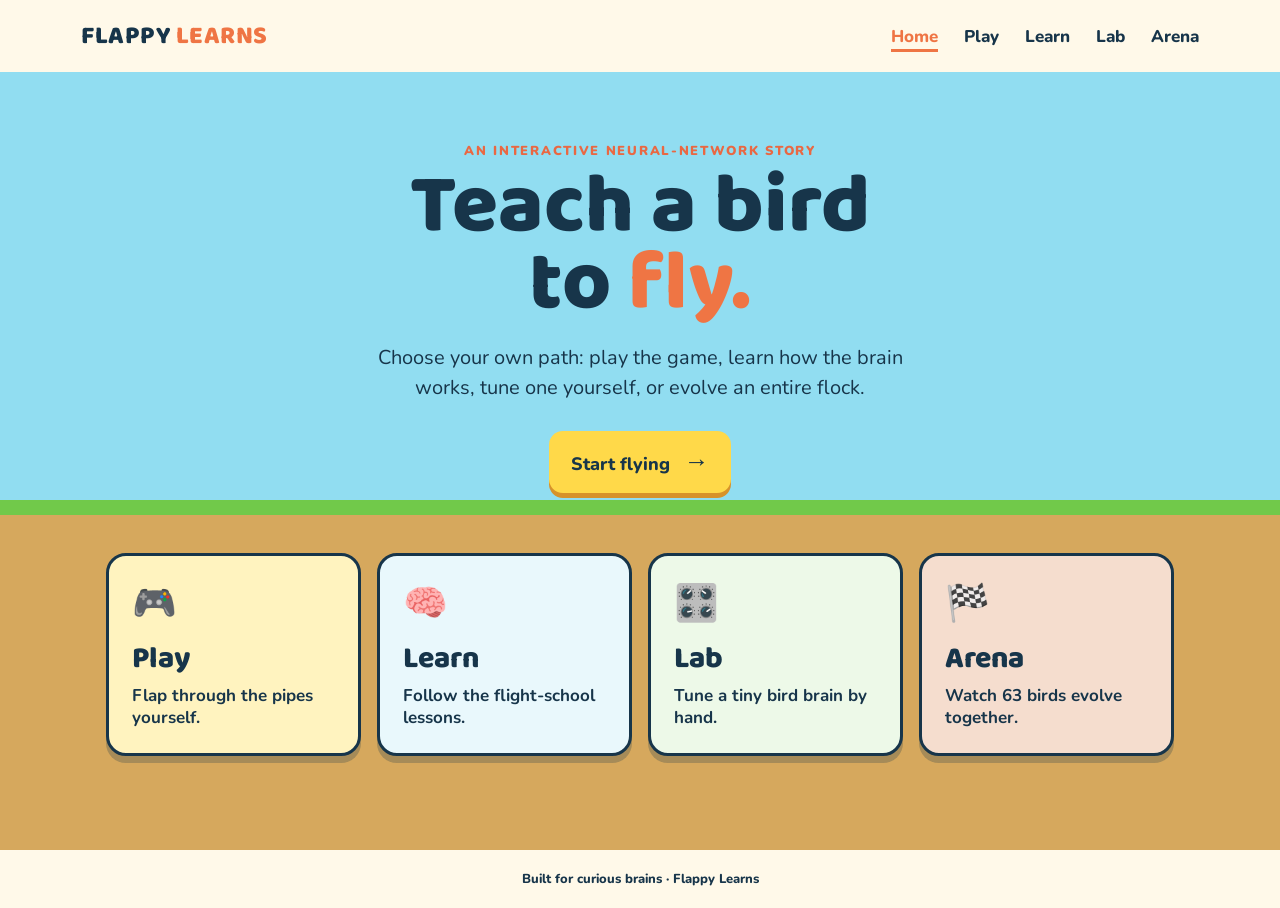
<file: index.html>
<!doctype html>
<html lang="en"><head><meta charset="UTF-8" /><meta name="viewport" content="width=device-width, initial-scale=1.0" /><title>Flappy Learns</title><link rel="preconnect" href="https://fonts.googleapis.com" /><link rel="preconnect" href="https://fonts.gstatic.com" crossorigin /><link href="https://fonts.googleapis.com/css2?family=Baloo+2:wght@500;700;800&family=Nunito:wght@500;700;800&display=swap" rel="stylesheet" /><link rel="stylesheet" href="style.css" /><link rel="stylesheet" href="pages.css" /></head>
<body><header class="site-header"><a class="brand" href="./">FLAPPY <span>LEARNS</span></a><nav aria-label="Main navigation"><a aria-current="page" href="./">Home</a><a href="game/">Play</a><a href="learn/">Learn</a><a href="lab/">Lab</a><a href="arena/">Arena</a></nav></header><main class="home"><section class="home-hero"><p class="eyebrow">AN INTERACTIVE NEURAL-NETWORK STORY</p><h1>Teach a bird<br />to <em>fly.</em></h1><p>Choose your own path: play the game, learn how the brain works, tune one yourself, or evolve an entire flock.</p><a class="primary-button" href="game/">Start flying <span>→</span></a></section><section class="destination-grid" aria-label="Choose an experience"><a class="destination-card play" href="game/"><span>🎮</span><h2>Play</h2><p>Flap through the pipes yourself.</p></a><a class="destination-card learn" href="learn/"><span>🧠</span><h2>Learn</h2><p>Follow the flight-school lessons.</p></a><a class="destination-card lab" href="lab/"><span>🎛️</span><h2>Lab</h2><p>Tune a tiny bird brain by hand.</p></a><a class="destination-card arena" href="arena/"><span>🏁</span><h2>Arena</h2><p>Watch 63 birds evolve together.</p></a></section></main><footer>Built for curious brains · Flappy Learns</footer></body></html>
</file>
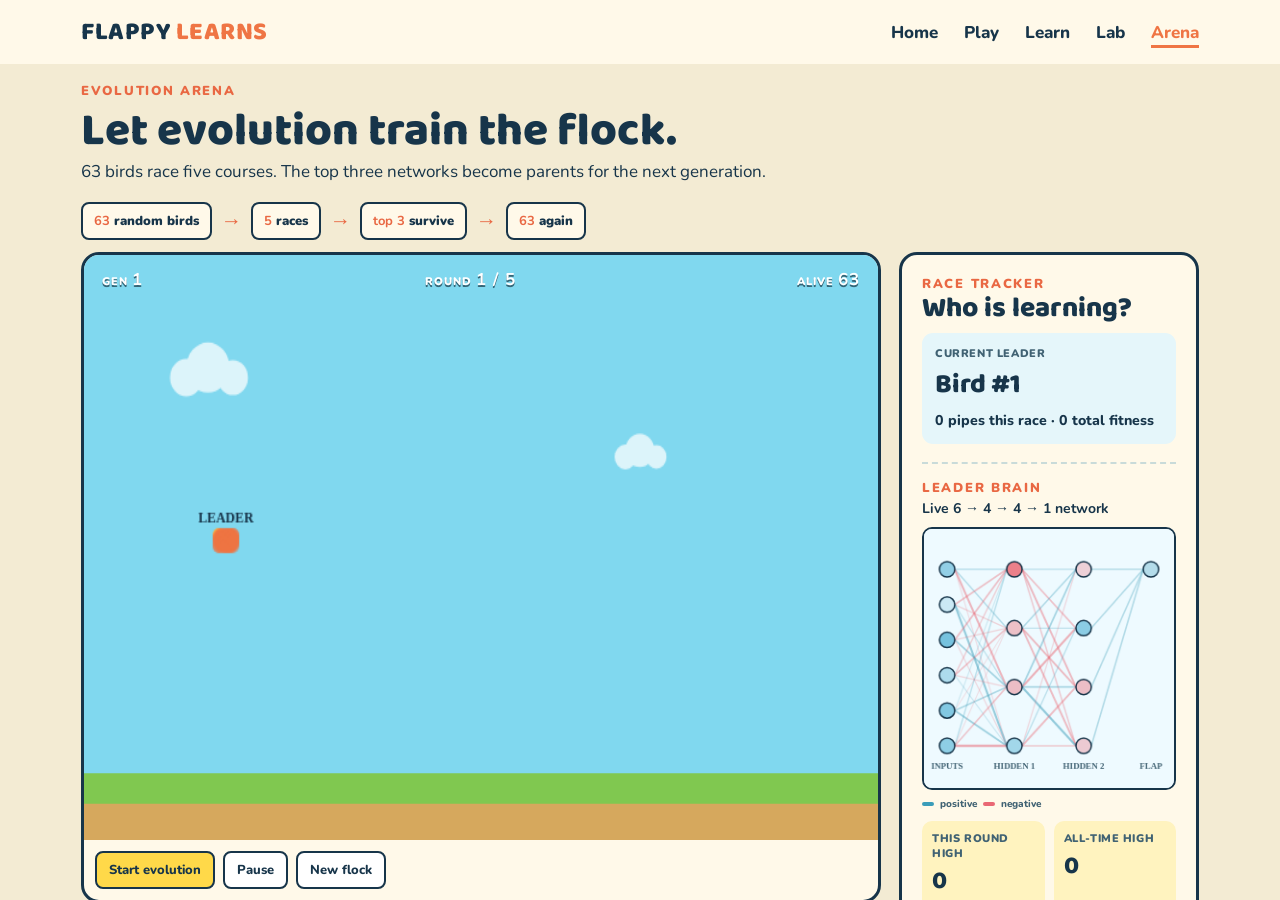
<file: arena/index.html>
<!doctype html>
<html lang="en"><head><meta charset="UTF-8" /><meta name="viewport" content="width=device-width, initial-scale=1.0" /><title>Arena · Flappy Learns</title><link rel="preconnect" href="https://fonts.googleapis.com" /><link rel="preconnect" href="https://fonts.gstatic.com" crossorigin /><link href="https://fonts.googleapis.com/css2?family=Baloo+2:wght@500;700;800&family=Nunito:wght@500;700;800&display=swap" rel="stylesheet" /><link rel="stylesheet" href="../style.css" /><link rel="stylesheet" href="../pages.css" /></head>
<body><header class="site-header"><a class="brand" href="../">FLAPPY <span>LEARNS</span></a><nav aria-label="Main navigation"><a href="../">Home</a><a href="../game/">Play</a><a href="../learn/">Learn</a><a href="../lab/">Lab</a><a aria-current="page" href="./">Arena</a></nav></header><main><section class="evolution-lab"><div class="evolution-heading"><p class="eyebrow">EVOLUTION ARENA</p><h2>Let evolution train the flock.</h2><p>63 birds race five courses. The top three networks become parents for the next generation.</p></div><div class="evo-explainer"><span><b>63</b> random birds</span><i>→</i><span><b>5</b> races</span><i>→</i><span><b>top 3</b> survive</span><i>→</i><span><b>63</b> again</span></div><div class="evo-layout"><div class="arena-card"><div class="arena-hud"><span>GEN <b id="evo-generation">1</b></span><span>ROUND <b id="evo-round">1 / 5</b></span><span>ALIVE <b id="evo-alive">63</b></span></div><canvas id="evolution-game" width="660" height="420" aria-label="Evolution race with 63 neural-network birds"></canvas><div class="arena-buttons"><button id="evo-start">Start evolution</button><button id="evo-pause">Pause</button><button id="evo-reset">New flock</button></div></div><aside class="evo-stats"><p class="eyebrow">RACE TRACKER</p><h3>Who is learning?</h3><div class="stat-box"><span>Current leader</span><strong id="evo-leader">—</strong><small id="evo-leader-score">waiting to race</small></div><div class="stat-grid"><div><span>This round high</span><b id="evo-round-high">0</b></div><div><span>All-time high</span><b id="evo-all-high">0</b></div></div><div class="evo-knobs"><label>Simulation speed <output id="simulation-speed-value">1×</output><input id="simulation-speed" type="range" min="0.25" max="4" value="1" step="0.25" /><small>Runs the same race faster or slower.</small></label><label>Difficulty growth <output id="difficulty-rate-value">1×</output><input id="difficulty-rate" type="range" min="0.25" max="3" value="1" step="0.25" /><small>Changes how quickly the course becomes hard.</small></label><label>Mutation strength <output id="mutation-strength-value">gentle</output><input id="mutation-strength" type="range" min="0.1" max="1" value="0.25" step="0.05" /><small>Lower means smaller changes.</small></label></div><div class="difficulty"><span>COURSE DIFFICULTY</span><div><i id="difficulty-fill"></i></div><small id="difficulty-text">Easy · wide gaps</small></div><div class="round-list"><h4>Five-round scorecard</h4><ol id="round-history"><li>Round 1 <span>not started</span></li><li>Round 2 <span>not started</span></li><li>Round 3 <span>not started</span></li><li>Round 4 <span>not started</span></li><li>Round 5 <span>not started</span></li></ol></div><p class="selection-note" id="evo-status">Press Start to release the first flock.</p></aside></div></section></main><footer>Built for curious brains · Flappy Learns</footer><script src="../script.js"></script></body></html>
</file>
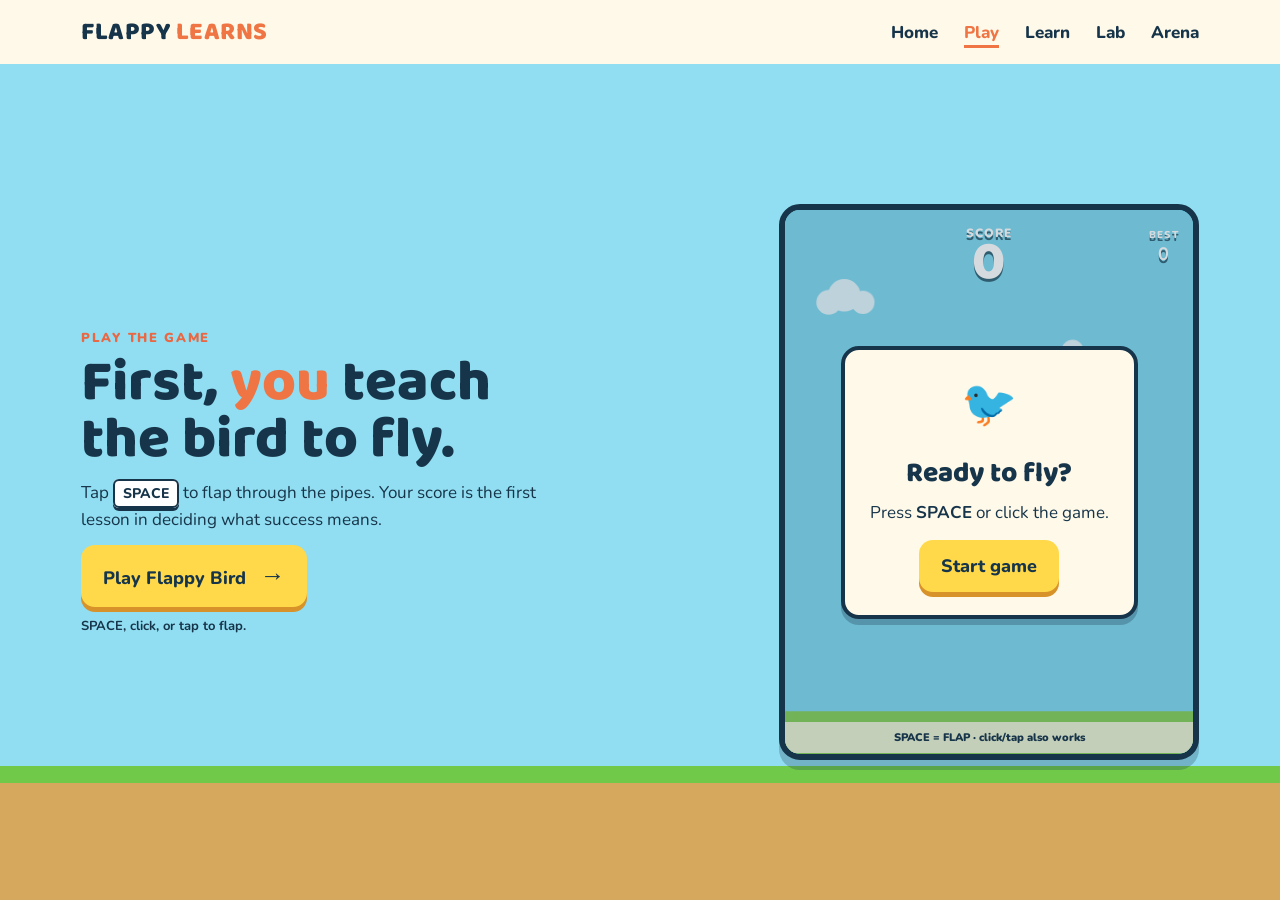
<file: game/index.html>
<!doctype html>
<html lang="en"><head><meta charset="UTF-8" /><meta name="viewport" content="width=device-width, initial-scale=1.0" /><title>Play · Flappy Learns</title><link rel="preconnect" href="https://fonts.googleapis.com" /><link rel="preconnect" href="https://fonts.gstatic.com" crossorigin /><link href="https://fonts.googleapis.com/css2?family=Baloo+2:wght@500;700;800&family=Nunito:wght@500;700;800&display=swap" rel="stylesheet" /><link rel="stylesheet" href="../style.css" /><link rel="stylesheet" href="../pages.css" /></head>
<body><header class="site-header"><a class="brand" href="../">FLAPPY <span>LEARNS</span></a><nav aria-label="Main navigation"><a href="../">Home</a><a aria-current="page" href="./">Play</a><a href="../learn/">Learn</a><a href="../lab/">Lab</a><a href="../arena/">Arena</a></nav></header><main><section class="hero"><div class="hero-copy"><p class="eyebrow">PLAY THE GAME</p><h1>First, <em>you</em> teach<br />the bird to fly.</h1><p class="intro">Tap <kbd>SPACE</kbd> to flap through the pipes. Your score is the first lesson in deciding what success means.</p><button class="primary-button" id="start-button">Play Flappy Bird <span>→</span></button><p class="tiny-note">SPACE, click, or tap to flap.</p></div><div class="game-shell" aria-label="Flappy Bird game"><div class="scoreboard"><span>SCORE</span><strong id="score">0</strong><span class="best-label">BEST <b id="best-score">0</b></span></div><canvas id="game" width="420" height="560" tabindex="0" aria-label="Press Space to make the bird flap"></canvas><div class="game-overlay" id="game-overlay"><div class="overlay-card"><p class="bird-icon">🐦</p><h2 id="overlay-title">Ready to fly?</h2><p id="overlay-text">Press <b>SPACE</b> or click the game.</p><button id="overlay-button">Start game</button></div></div><p class="controls">SPACE = FLAP · click/tap also works</p></div></section></main><footer>Built for curious brains · Flappy Learns</footer><script src="../script.js"></script></body></html>
</file>
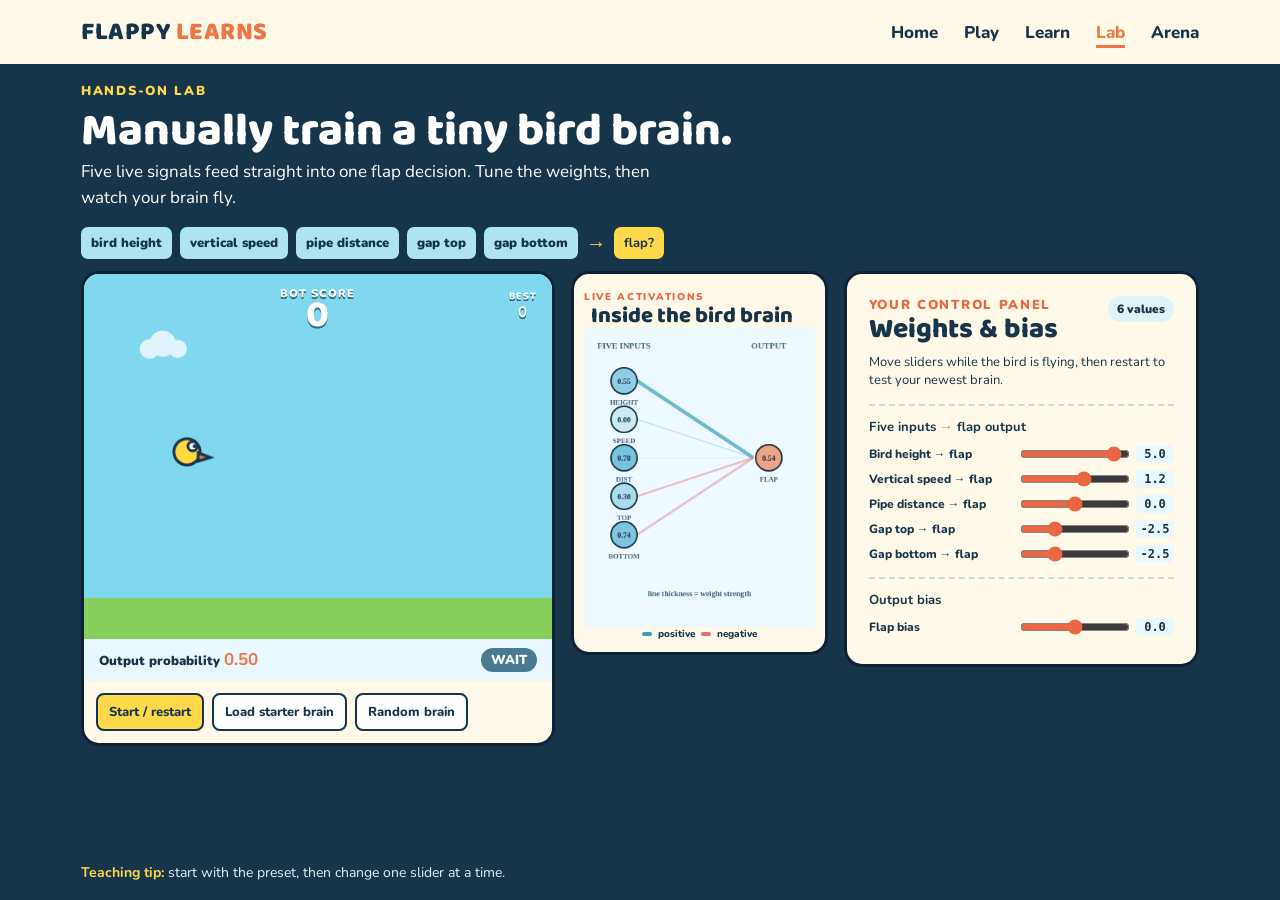
<file: lab/index.html>
<!doctype html>
<html lang="en"><head><meta charset="UTF-8" /><meta name="viewport" content="width=device-width, initial-scale=1.0" /><title>Lab · Flappy Learns</title><link rel="preconnect" href="https://fonts.googleapis.com" /><link rel="preconnect" href="https://fonts.gstatic.com" crossorigin /><link href="https://fonts.googleapis.com/css2?family=Baloo+2:wght@500;700;800&family=Nunito:wght@500;700;800&display=swap" rel="stylesheet" /><link rel="stylesheet" href="../style.css" /><link rel="stylesheet" href="../pages.css" /></head>
<body><header class="site-header"><a class="brand" href="../">FLAPPY <span>LEARNS</span></a><nav aria-label="Main navigation"><a href="../">Home</a><a href="../game/">Play</a><a href="../learn/">Learn</a><a aria-current="page" href="./">Lab</a><a href="../arena/">Arena</a></nav></header><main><section class="manual-lab"><div class="lab-heading"><p class="eyebrow">HANDS-ON LAB</p><h2>Manually train a tiny bird brain.</h2><p>Five live signals feed straight into one flap decision. Tune the weights, then watch your brain fly.</p></div><div class="lab-architecture"><span>bird height</span><span>vertical speed</span><span>pipe distance</span><span>gap top</span><span>gap bottom</span><b>→</b><strong>flap?</strong></div><div class="manual-grid"><div class="manual-game-card"><div class="mini-score"><span>BOT SCORE</span><strong id="bot-score">0</strong><span>BEST <b id="bot-best">0</b></span></div><canvas id="bot-game" width="500" height="390" aria-label="Live game controlled by the neural network"></canvas><div class="bot-readout"><span>Output probability <b id="bot-output">0.50</b></span><span id="bot-action">WAIT</span></div><div class="lab-buttons"><button id="bot-start">Start / restart</button><button id="starter-preset">Load starter brain</button><button id="random-brain">Random brain</button></div></div><aside class="activation-card"><p class="eyebrow">LIVE ACTIVATIONS</p><h3>Inside the bird brain</h3><canvas id="activation-graph" width="300" height="390" aria-label="Live diagram of five inputs, weights and flap output"></canvas><p class="activation-key"><i class="positive"></i> positive <i class="negative"></i> negative</p></aside><div class="control-card"><div class="control-title"><div><p class="eyebrow">YOUR CONTROL PANEL</p><h3>Weights &amp; bias</h3></div><span class="count-pill">6 values</span></div><p class="control-help">Move sliders while the bird is flying, then restart to test your newest brain.</p><div id="nn-controls"></div></div></div><p class="lab-tip"><b>Teaching tip:</b> start with the preset, then change one slider at a time.</p></section></main><footer>Built for curious brains · Flappy Learns</footer><script src="../script.js"></script></body></html>
</file>
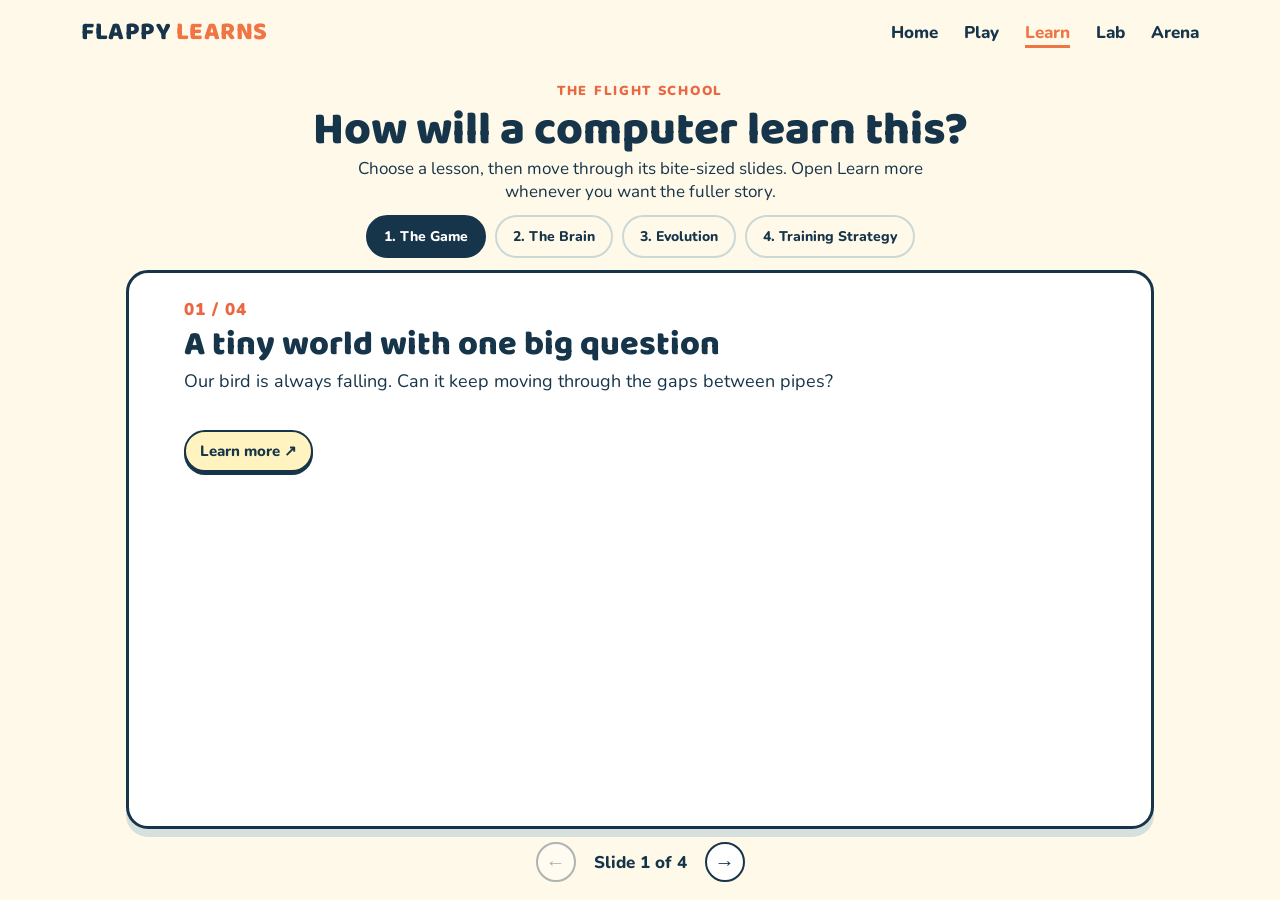
<file: learn/index.html>
<!doctype html>
<html lang="en"><head><meta charset="UTF-8" /><meta name="viewport" content="width=device-width, initial-scale=1.0" /><title>Learn · Flappy Learns</title><link rel="preconnect" href="https://fonts.googleapis.com" /><link rel="preconnect" href="https://fonts.gstatic.com" crossorigin /><link href="https://fonts.googleapis.com/css2?family=Baloo+2:wght@500;700;800&family=Nunito:wght@500;700;800&display=swap" rel="stylesheet" /><link rel="stylesheet" href="../style.css" /><link rel="stylesheet" href="../pages.css" /></head>
<body><header class="site-header"><a class="brand" href="../">FLAPPY <span>LEARNS</span></a><nav aria-label="Main navigation"><a href="../">Home</a><a href="../game/">Play</a><a aria-current="page" href="./">Learn</a><a href="../lab/">Lab</a><a href="../arena/">Arena</a></nav></header><main><section class="lesson-section"><p class="eyebrow">THE FLIGHT SCHOOL</p><h2>How will a computer learn this?</h2><p class="section-intro">Choose a lesson, then move through its bite-sized slides. Open Learn more whenever you want the fuller story.</p><div class="deck-tabs" role="tablist" aria-label="Lesson decks"><button class="deck-tab active" role="tab" aria-selected="true" aria-controls="deck-basics" id="tab-basics" data-deck="basics">1. The Game</button><button class="deck-tab" role="tab" aria-selected="false" aria-controls="deck-network" id="tab-network" data-deck="network">2. The Brain</button><button class="deck-tab" role="tab" aria-selected="false" aria-controls="deck-evolution" id="tab-evolution" data-deck="evolution">3. Evolution</button><button class="deck-tab" role="tab" aria-selected="false" aria-controls="deck-strategy" id="tab-strategy" data-deck="strategy">4. Training Strategy</button></div>

<div class="deck active" id="deck-basics" role="tabpanel" aria-labelledby="tab-basics"><article class="slide active" data-detail="basics-1"><span class="slide-number">01 / 04</span><h3>A tiny world with one big question</h3><p>Our bird is always falling. Can it keep moving through the gaps between pipes?</p><button class="learn-more" type="button" aria-haspopup="dialog">Learn more <span aria-hidden="true">↗</span></button></article><article class="slide" data-detail="basics-2"><span class="slide-number">02 / 04</span><h3>One action: flap</h3><p>A flap gives the bird a short upward push. At first, a human decides when to press Space.</p><button class="learn-more" type="button" aria-haspopup="dialog">Learn more <span aria-hidden="true">↗</span></button></article><article class="slide" data-detail="basics-3"><span class="slide-number">03 / 04</span><h3>Simple rules make a game</h3><p>Touch a pipe or the ground: game over. Pass a pipe: earn one point.</p><button class="learn-more" type="button" aria-haspopup="dialog">Learn more <span aria-hidden="true">↗</span></button></article><article class="slide" data-detail="basics-4"><span class="slide-number">04 / 04</span><h3>Now replace the player</h3><p>The game stays the same; a neural network will choose flap or wait.</p><button class="learn-more" type="button" aria-haspopup="dialog">Learn more <span aria-hidden="true">↗</span></button></article></div>

<div class="deck" id="deck-network" role="tabpanel" aria-labelledby="tab-network" hidden><article class="slide active" data-detail="network-1"><span class="slide-number">01 / 04</span><h3>Five clues about the world</h3><p>The network reads bird height, velocity, pipe distance, gap top, and gap bottom.</p><button class="learn-more" type="button" aria-haspopup="dialog">Learn more <span aria-hidden="true">↗</span></button></article><article class="slide" data-detail="network-2"><span class="slide-number">02 / 04</span><h3>A very small brain</h3><p>Two hidden layers of four neurons turn five signals into one decision.</p><button class="learn-more" type="button" aria-haspopup="dialog">Learn more <span aria-hidden="true">↗</span></button></article><article class="slide" data-detail="network-3"><span class="slide-number">03 / 04</span><h3>Weights are tiny opinions</h3><p>Positive and negative weights encourage or discourage each neuron.</p><button class="learn-more" type="button" aria-haspopup="dialog">Learn more <span aria-hidden="true">↗</span></button></article><article class="slide" data-detail="network-4"><span class="slide-number">04 / 04</span><h3>One answer</h3><p>Above 0.5 means flap; otherwise the bird waits.</p><button class="learn-more" type="button" aria-haspopup="dialog">Learn more <span aria-hidden="true">↗</span></button></article></div>

<div class="deck" id="deck-evolution" role="tabpanel" aria-labelledby="tab-evolution" hidden><article class="slide active" data-detail="evolution-1"><span class="slide-number">01 / 04</span><h3>Start with random birds</h3><p>Each bird begins with a randomly filled network.</p><button class="learn-more" type="button" aria-haspopup="dialog">Learn more <span aria-hidden="true">↗</span></button></article><article class="slide" data-detail="evolution-2"><span class="slide-number">02 / 04</span><h3>Fitness is the score</h3><p>Let every bird play, then compare how far each one gets.</p><button class="learn-more" type="button" aria-haspopup="dialog">Learn more <span aria-hidden="true">↗</span></button></article><article class="slide" data-detail="evolution-3"><span class="slide-number">03 / 04</span><h3>The best three survive</h3><p>The strongest three networks become parents for the next generation.</p><button class="learn-more" type="button" aria-haspopup="dialog">Learn more <span aria-hidden="true">↗</span></button></article><article class="slide" data-detail="evolution-4"><span class="slide-number">04 / 04</span><h3>Copy, mix, mutate, repeat</h3><p>Small random changes let lucky improvements accumulate.</p><button class="learn-more" type="button" aria-haspopup="dialog">Learn more <span aria-hidden="true">↗</span></button></article></div>

<div class="deck" id="deck-strategy" role="tabpanel" aria-labelledby="tab-strategy" hidden><article class="slide active" data-detail="strategy-1"><span class="slide-number">01 / 04</span><h3>Keep the best three</h3><p>Strong ideas are preserved rather than accidentally lost.</p><button class="learn-more" type="button" aria-haspopup="dialog">Learn more <span aria-hidden="true">↗</span></button></article><article class="slide" data-detail="strategy-2"><span class="slide-number">02 / 04</span><h3>Fair comparison</h3><p>Early generations use the same courses so luck matters less.</p><button class="learn-more" type="button" aria-haspopup="dialog">Learn more <span aria-hidden="true">↗</span></button></article><article class="slide" data-detail="strategy-3"><span class="slide-number">03 / 04</span><h3>Raise the challenge</h3><p>Gaps shrink and pipes speed up as each race continues.</p><button class="learn-more" type="button" aria-haspopup="dialog">Learn more <span aria-hidden="true">↗</span></button></article><article class="slide" data-detail="strategy-4"><span class="slide-number">04 / 04</span><h3>Mutation balances risk</h3><p>Gentle mutation refines; wild mutation explores.</p><button class="learn-more" type="button" aria-haspopup="dialog">Learn more <span aria-hidden="true">↗</span></button></article></div>

<div class="slide-controls"><button id="previous-slide" aria-label="Previous slide">←</button><span id="slide-status" aria-live="polite">Slide 1 of 4</span><button id="next-slide" aria-label="Next slide">→</button></div></section></main><dialog class="detail-dialog" id="learn-more-dialog" aria-labelledby="detail-title"><div class="detail-dialog__header"><p class="eyebrow">DEEP DIVE</p><button class="detail-close" type="button" aria-label="Close details">×</button></div><h2 id="detail-title"></h2><div id="detail-content"></div></dialog><footer>Built for curious brains · Flappy Learns</footer><script src="../script.js"></script></body></html>
</file>
<file: style.css>
:root { --ink:#17354a; --sky:#71d5f1; --yellow:#ffd949; --orange:#fa9d37; --grass:#71c94a; --cream:#fff9e9; --card:#ffffff; }
* { box-sizing:border-box; } html { scroll-behavior:smooth; } body { margin:0; color:var(--ink); background:var(--cream); font-family:Nunito, sans-serif; font-size:17px; } .site-header { height:72px; max-width:1170px; padding:0 26px; margin:auto; display:flex; align-items:center; justify-content:space-between; } .brand { color:var(--ink); text-decoration:none; font:800 25px "Baloo 2",sans-serif; letter-spacing:.5px; } .brand span { color:#ef7544; } nav { display:flex; gap:26px; } nav a { color:var(--ink); text-decoration:none; font-weight:800; } nav a:hover { color:#ef7544; }.hero { min-height:625px; padding:52px max(26px,calc((100% - 1118px)/2)); display:flex; align-items:center; justify-content:space-between; gap:60px; background:linear-gradient(#91ddf1 0 84%,#71c94a 84% 86%,#d6a85d 86%); overflow:hidden; }.hero-copy { max-width:530px; }.eyebrow { margin:0 0 8px; color:#e96843; font-size:13px; font-weight:900; letter-spacing:1.7px; }.hero h1,.lesson-section h2,.lab-teaser h2 { margin:0; font:800 clamp(40px,5vw,64px)/.98 "Baloo 2",sans-serif; }.hero h1 em { color:#ef7544; font-style:normal; }.intro { max-width:460px; font-size:19px; line-height:1.55; } kbd { padding:3px 8px; border:2px solid var(--ink); border-radius:6px; box-shadow:0 3px 0 var(--ink); font:800 14px Nunito,sans-serif; background:#fff; }.primary-button,.overlay-card button { border:0; border-radius:14px; padding:14px 22px; cursor:pointer; color:var(--ink); background:var(--yellow); box-shadow:0 5px 0 #d7922a; font:800 18px Nunito,sans-serif; transition:transform .15s; }.primary-button:hover,.overlay-card button:hover { transform:translateY(-2px); }.primary-button span { font-size:25px; margin-left:9px; }.tiny-note { font-size:13px; font-weight:700; }.game-shell { position:relative; flex:0 0 420px; width:420px; border:6px solid var(--ink); border-radius:21px; overflow:hidden; box-shadow:0 10px 0 rgba(23,53,74,.25); background:var(--sky); }.scoreboard { position:absolute; z-index:2; width:100%; padding:15px; color:#fff; text-align:center; text-shadow:0 3px 0 #356576; font-size:12px; font-weight:900; letter-spacing:1px; pointer-events:none; }.scoreboard strong { display:block; font:800 55px/45px "Baloo 2"; }.best-label { position:absolute; right:14px; top:18px; font-size:10px; }.best-label b { display:block; font-size:18px; } canvas { display:block; width:100%; height:auto; cursor:pointer; }.game-overlay { position:absolute; z-index:4; inset:0; display:grid; place-items:center; background:rgba(23,53,74,.18); }.game-overlay.hidden { display:none; }.overlay-card { min-width:245px; padding:19px 25px 23px; text-align:center; background:#fff9e9; border:4px solid var(--ink); border-radius:18px; box-shadow:0 6px 0 rgba(23,53,74,.28); }.overlay-card h2 { margin:0; font:800 28px "Baloo 2"; }.overlay-card p { margin:5px 0 16px; }.bird-icon { font-size:45px; }.controls { position:absolute; z-index:2; bottom:1px; width:100%; margin:0; padding:8px; background:rgba(255,249,233,.82); text-align:center; font-size:11px; font-weight:900; }.lesson-section { max-width:1020px; margin:auto; padding:95px 26px; text-align:center; }.lesson-section h2 { font-size:46px; }.section-intro { max-width:620px; margin:10px auto 30px; }.deck-tabs { display:flex; justify-content:center; gap:9px; margin-bottom:20px; }.deck-tab { padding:10px 16px; color:var(--ink); background:transparent; border:2px solid #cbd8d5; border-radius:30px; font:800 14px Nunito; cursor:pointer; }.deck-tab.active { color:#fff; background:var(--ink); border-color:var(--ink); }.deck { min-height:320px; padding:33px 70px; text-align:left; background:var(--card); border:3px solid var(--ink); border-radius:22px; box-shadow:0 8px 0 #d6e0dc; }.slide { display:none; min-height:250px; }.slide.active { display:block; animation:arrive .25s ease-out; }.slide-number { color:#e96843; font-weight:900; letter-spacing:1px; }.slide h3 { margin:7px 0 6px; font:800 34px/1 "Baloo 2"; }.slide p { max-width:680px; margin-top:0; font-size:18px; line-height:1.45; }.visual,.key-visual,.rule-visual,.swap-visual,.five-inputs,.network-visual,.formula,.output-visual,.birds-row,.fitness,.survivors,.cycle { display:flex; min-height:67px; align-items:center; justify-content:center; gap:20px; margin-top:22px; border-radius:12px; color:var(--ink); background:#e9f8fc; font-size:28px; font-weight:800; }.falling span { font-size:16px; }.key-visual,.swap-visual,.output-visual { background:#fff3bf; }.flap-arrow { color:#e96843; }.rule-visual { background:#edf9e8; font-size:20px; }.swap-visual { font-size:18px; }.swap-visual i { color:#e96843; }.five-inputs span { display:grid; width:45px; height:45px; place-items:center; border-radius:50%; color:#fff; background:#5badd0; font-size:15px; }.network-visual { gap:12px; font-size:16px; }.network-visual div { display:grid; gap:3px; line-height:13px; }.network-visual i { color:#e96843; }.formula,.cycle { padding:12px; font-family:monospace; font-size:16px; }.output-visual span { padding:8px 13px; background:#fff; border-radius:8px; }.output-visual b { color:#418e32; }.birds-row { background:#fff3bf; }.fitness { background:#e9f8fc; font-size:19px; }.fitness span:last-child { color:#e96843; }.survivors { background:#edf9e8; }.survivors span { font-size:16px; }.slide-controls { display:flex; justify-content:center; align-items:center; gap:18px; margin-top:23px; font-weight:800; }.slide-controls button { width:40px; height:40px; border:2px solid var(--ink); border-radius:50%; color:var(--ink); background:#fff; font-size:20px; cursor:pointer; }.slide-controls button:disabled { opacity:.35; cursor:default; }.lab-teaser { display:flex; align-items:center; justify-content:center; gap:26px; padding:50px 25px; color:#fff; background:var(--ink); }.lab-teaser > span { font-size:56px; }.lab-teaser .eyebrow { color:var(--yellow); }.lab-teaser h2 { font-size:39px; }.lab-teaser p { margin:3px 0; } footer { padding:20px; text-align:center; font-size:13px; font-weight:800; } @keyframes arrive { from { opacity:0; transform:translateX(14px); } to { opacity:1; transform:none; } }
@media(max-width:800px) { .hero { padding-top:35px; flex-direction:column; gap:25px; } .hero-copy { text-align:center; } .game-shell { max-width:420px; width:100%; flex-basis:auto; } .deck { padding:28px 25px; } .deck-tabs { flex-wrap:wrap; } nav { gap:14px; font-size:14px; } .site-header { padding:0 17px; } .network-visual { gap:6px; } }
.network-diagram { margin-top:17px; padding:10px 16px 8px; border-radius:12px; background:#e9f8fc; }.network-diagram svg { display:block; width:100%; max-height:205px; }.network-diagram circle { stroke:#17354a; stroke-width:3; }.input-nodes circle { fill:#63b9d9; }.hidden-nodes circle { fill:#ffd949; }.output-node circle { fill:#ef7544; }.layer-labels text { fill:#406273; font:800 13px Nunito,sans-serif; letter-spacing:1.2px; text-anchor:middle; }.node-labels text { fill:#17354a; font:800 14px Nunito,sans-serif; text-anchor:middle; }.network-diagram p { display:flex; justify-content:center; gap:12px; margin:2px 0 0; color:#406273; font-size:13px; font-weight:800; }.network-diagram p b { color:#ef7544; }
.manual-lab { padding:85px max(26px,calc((100% - 1118px)/2)); background:#17354a; color:#fff; }.lab-heading { max-width:680px; }.lab-heading .eyebrow { color:#ffd949; }.lab-heading h2 { margin:0; font:800 clamp(36px,5vw,53px)/1 "Baloo 2",sans-serif; }.lab-heading > p:last-child { max-width:600px; line-height:1.5; }.lab-architecture { display:flex; flex-wrap:wrap; align-items:center; gap:8px; margin:27px 0; color:#17354a; font-size:13px; font-weight:900; }.lab-architecture span,.lab-architecture strong { padding:7px 10px; border-radius:7px; background:#aee4ef; }.lab-architecture strong { background:#ffd949; }.lab-architecture b { color:#ffd949; font-size:20px; }.manual-grid { display:grid; grid-template-columns:minmax(350px,1fr) minmax(390px,1fr); gap:24px; align-items:start; }.manual-game-card,.control-card { overflow:hidden; border-radius:18px; background:#fff9e9; color:#17354a; border:3px solid #0d2333; }.manual-game-card { position:relative; }.mini-score { position:absolute; z-index:1; top:0; width:100%; padding:12px 17px; color:#fff; text-align:center; text-shadow:0 2px #356576; font-size:11px; font-weight:900; letter-spacing:1px; pointer-events:none; }.mini-score strong { display:block; font:800 38px/30px "Baloo 2"; }.mini-score > span:last-child { position:absolute; top:16px; right:15px; font-size:9px; }.mini-score b { display:block; font-size:15px; }.manual-game-card canvas { display:block; width:100%; height:auto; }.bot-readout { display:flex; justify-content:space-between; padding:9px 15px; background:#e9f8fc; font-size:13px; font-weight:900; }.bot-readout b { color:#ef7544; font-size:17px; }.bot-readout span:last-child { padding:3px 10px; border-radius:20px; color:#fff; background:#487b91; }.bot-readout span:last-child.flapping { background:#e96843; }.lab-buttons { display:flex; flex-wrap:wrap; gap:8px; padding:12px; }.lab-buttons button { padding:8px 11px; border:2px solid #17354a; border-radius:8px; color:#17354a; background:#fff; font:800 13px Nunito; cursor:pointer; }.lab-buttons button:first-child { background:#ffd949; }.control-card { padding:22px; }.control-title { display:flex; align-items:start; justify-content:space-between; gap:10px; }.control-title .eyebrow { margin-bottom:2px; }.control-title h3 { margin:0; font:800 28px/1 "Baloo 2"; }.count-pill { padding:5px 9px; border-radius:20px; background:#dff4fa; font-size:12px; font-weight:900; white-space:nowrap; }.control-help { margin:10px 0 15px; font-size:13px; line-height:1.35; }.weight-section { margin-top:13px; padding-top:12px; border-top:2px dashed #c9dbd9; }.weight-section h4 { margin:0 0 8px; font-size:13px; }.weight-section h4 span { color:#e96843; }.weight-row { display:grid; grid-template-columns:1fr 110px 38px; gap:8px; align-items:center; margin:5px 0; font-size:12px; font-weight:800; }.weight-row input { width:100%; accent-color:#e96843; }.weight-value { padding:2px 4px; border-radius:4px; text-align:center; background:#e9f8fc; font-family:monospace; }.lab-tip { max-width:760px; margin:23px 0 0; color:#dff4fa; font-size:14px; }.lab-tip b { color:#ffd949; }
@media(max-width:800px) { .manual-lab { padding:65px 18px; }.manual-grid { grid-template-columns:1fr; }.control-card { padding:18px; }.weight-row { grid-template-columns:1fr 100px 35px; }.lab-architecture { gap:5px; } }
.manual-grid { grid-template-columns:minmax(300px,1fr) 280px minmax(360px,1fr); gap:20px; }.activation-card { padding:16px 10px 11px; overflow:hidden; border-radius:18px; background:#fff9e9; color:#17354a; border:3px solid #0d2333; }.activation-card .eyebrow { margin-bottom:1px; font-size:10px; }.activation-card h3 { margin:0 7px; font:800 22px/1 "Baloo 2"; }.activation-card canvas { display:block; width:100%; height:auto; }.activation-key { display:flex; justify-content:center; align-items:center; gap:6px; margin:0; font-size:10px; font-weight:800; }.activation-key i { width:10px; height:4px; border-radius:4px; }.activation-key .positive { background:#3b9db9; }.activation-key .negative { background:#e96874; } @media(max-width:1000px) { .manual-grid { grid-template-columns:minmax(330px,1fr) 280px; }.control-card { grid-column:1 / -1; } } @media(max-width:800px) { .manual-grid { grid-template-columns:1fr; }.control-card { grid-column:auto; }.activation-card { max-width:360px; width:100%; justify-self:center; } }
.evolution-lab { padding:88px max(26px,calc((100% - 1118px)/2)); background:#f3ebd3; }.evolution-heading { max-width:760px; }.evolution-heading h2 { margin:0; font:800 clamp(36px,5vw,53px)/1 "Baloo 2",sans-serif; }.evolution-heading > p:last-child { line-height:1.5; }.evo-explainer { display:flex; flex-wrap:wrap; align-items:center; gap:9px; margin:26px 0; font-size:13px; font-weight:900; }.evo-explainer span { padding:8px 11px; border:2px solid #17354a; border-radius:8px; background:#fff9e9; }.evo-explainer b { color:#e96843; }.evo-explainer i { color:#e96843; font-size:21px; font-style:normal; }.evo-layout { display:grid; grid-template-columns:minmax(500px,1fr) 300px; gap:22px; align-items:start; }.arena-card,.evo-stats { overflow:hidden; border:3px solid #17354a; border-radius:18px; background:#fff9e9; }.arena-card { position:relative; }.arena-hud { position:absolute; z-index:1; display:flex; justify-content:space-between; width:100%; padding:13px 18px; color:#fff; text-shadow:0 2px #356576; font-size:11px; font-weight:900; letter-spacing:1px; pointer-events:none; }.arena-hud b { font-size:17px; }.arena-card canvas { display:block; width:100%; height:auto; }.arena-buttons { display:flex; flex-wrap:wrap; gap:8px; padding:11px; }.arena-buttons button { padding:8px 12px; border:2px solid #17354a; border-radius:8px; color:#17354a; background:#fff; font:800 13px Nunito; cursor:pointer; }.arena-buttons button:first-child { background:#ffd949; }.evo-stats { padding:20px; }.evo-stats .eyebrow { margin-bottom:2px; }.evo-stats h3 { margin:0 0 14px; font:800 28px/1 "Baloo 2"; }.stat-box { padding:13px; border-radius:11px; background:#e5f6fa; }.stat-box span,.stat-grid span { display:block; color:#406273; font-size:11px; font-weight:900; text-transform:uppercase; letter-spacing:.6px; }.stat-box strong { display:block; margin:2px 0; font:800 27px "Baloo 2"; }.stat-box small { font-weight:800; }.stat-grid { display:grid; grid-template-columns:1fr 1fr; gap:9px; margin-top:10px; }.stat-grid div { padding:10px; border-radius:10px; background:#fff3bf; }.stat-grid b { display:block; font:800 25px "Baloo 2"; }.difficulty { margin-top:16px; }.difficulty > span { font-size:11px; font-weight:900; letter-spacing:.8px; }.difficulty > div { height:12px; margin:6px 0; overflow:hidden; border:2px solid #17354a; border-radius:10px; background:#fff; }.difficulty i { display:block; width:8%; height:100%; background:linear-gradient(90deg,#76c952,#ffd949,#ef7544); transition:width .2s; }.difficulty small { color:#406273; font-weight:800; }.round-list { margin-top:18px; padding-top:14px; border-top:2px dashed #c9dbd9; }.round-list h4 { margin:0 0 8px; font-size:14px; }.round-list ol { display:grid; gap:5px; margin:0; padding-left:23px; font-size:12px; font-weight:800; }.round-list li span { float:right; color:#406273; }.round-list li.done span { color:#e96843; }.selection-note { margin:17px 0 0; padding:10px; border-radius:9px; background:#17354a; color:#fff; font-size:12px; font-weight:800; line-height:1.35; } @media(max-width:850px) { .evolution-lab { padding:65px 18px; }.evo-layout { grid-template-columns:1fr; }.evo-stats { max-width:500px; width:100%; }.evo-explainer { gap:5px; } } @media(max-width:550px) { .evo-layout { grid-template-columns:minmax(0,1fr); }.arena-hud { padding:9px; font-size:9px; }.arena-hud b { font-size:14px; } }
.evo-knobs { display:grid; gap:11px; margin-top:15px; }.evo-knobs label { display:grid; grid-template-columns:1fr auto; gap:4px 8px; padding:9px; border-radius:9px; background:#edf9e8; font-size:12px; font-weight:900; }.evo-knobs output { padding:1px 6px; border-radius:8px; color:#fff; background:#487b91; }.evo-knobs input,.evo-knobs small { grid-column:1 / -1; }.evo-knobs input { width:100%; margin:1px 0; accent-color:#e96843; }.evo-knobs small { color:#406273; font-size:10px; }
</file>
<file: pages.css>
nav a[aria-current="page"] { color: #ef7544; text-decoration: underline; text-decoration-thickness: 3px; text-underline-offset: 7px; }
.home { min-height: calc(100vh - 122px); background: linear-gradient(#91ddf1 0 55%, #71c94a 55% 57%, #d6a85d 57%); }
.home-hero { max-width: 980px; margin: auto; padding: 70px 26px 155px; text-align: center; }
.home-hero h1 { margin: 0; font: 800 clamp(52px, 8vw, 84px) / .92 "Baloo 2", sans-serif; }
.home-hero h1 em { color: #ef7544; font-style: normal; }
.home-hero > p:not(.eyebrow) { max-width: 570px; margin: 20px auto 28px; font-size: 20px; line-height: 1.5; }
.home-hero .primary-button { display: inline-block; text-decoration: none; }
.destination-grid { display: grid; grid-template-columns: repeat(4, 1fr); gap: 16px; max-width: 1120px; margin: -95px auto 0; padding: 0 26px 65px; }
.destination-card { min-height: 190px; padding: 23px; border: 3px solid var(--ink); border-radius: 20px; color: var(--ink); text-decoration: none; box-shadow: 0 7px 0 rgba(23, 53, 74, .25); transition: transform .15s, box-shadow .15s; }
.destination-card:hover { transform: translateY(-5px); box-shadow: 0 12px 0 rgba(23, 53, 74, .22); }
.destination-card span { font-size: 36px; }.destination-card h2 { margin: 7px 0 2px; font: 800 30px "Baloo 2", sans-serif; }.destination-card p { margin: 0; font-weight: 700; line-height: 1.35; }.destination-card.play { background: #fff3bf; }.destination-card.learn { background: #e9f8fc; }.destination-card.lab { background: #edf9e8; }.destination-card.arena { background: #f5ddce; }
@media (max-width: 800px) { .destination-grid { grid-template-columns: repeat(2, 1fr); }.home-hero { padding-top: 50px; }.site-header { height: auto; min-height: 72px; flex-wrap: wrap; gap: 8px; padding-block: 13px; }.site-header nav { flex-wrap: wrap; justify-content: flex-end; } }
@media (max-width: 460px) { .destination-grid { grid-template-columns: 1fr; }.home-hero { padding-bottom: 125px; } }
.network-card { margin-top: 18px; padding-top: 15px; border-top: 2px dashed #c9dbd9; }.network-card .eyebrow { margin-bottom: 2px; }.network-card h4 { margin: 0 0 9px; font-size: 14px; }.network-card canvas { width: 100%; height: auto; border: 2px solid #17354a; border-radius: 10px; background: #eefaff; }.network-legend { display: flex; gap: 6px; align-items: center; margin: 7px 0; color: #406273; font-size: 10px; font-weight: 800; }.network-legend i { width: 12px; height: 4px; border-radius: 4px; }.network-legend .positive { background: #3b9db9; }.network-legend .negative { background: #e96874; }

.learn-more { margin-top: 18px; padding: 9px 14px; border: 2px solid var(--ink); border-radius: 999px; color: var(--ink); background: #fff3bf; box-shadow: 0 3px 0 var(--ink); cursor: pointer; font: 800 15px Nunito, sans-serif; transition: transform .15s, box-shadow .15s; }
.learn-more:hover { transform: translateY(-2px); box-shadow: 0 5px 0 var(--ink); }
.learn-more:focus-visible, .detail-close:focus-visible { outline: 3px solid #ef7544; outline-offset: 3px; }
.detail-dialog { width: min(620px, calc(100% - 32px)); max-height: min(680px, calc(100% - 32px)); padding: 26px 30px 30px; border: 3px solid var(--ink); border-radius: 22px; color: var(--ink); background: #fff9e9; box-shadow: 0 10px 0 rgba(23,53,74,.25); }
.detail-dialog::backdrop { background: rgba(23,53,74,.55); }
.detail-dialog__header { display: flex; align-items: flex-start; justify-content: space-between; gap: 18px; }
.detail-dialog .eyebrow { margin: 0; }.detail-dialog h2 { margin: 4px 0 12px; font: 800 32px/1 "Baloo 2", sans-serif; }.detail-dialog #detail-content { font-size: 18px; line-height: 1.55; }.detail-close { display: grid; width: 38px; height: 38px; flex: 0 0 auto; place-items: center; border: 2px solid var(--ink); border-radius: 50%; color: var(--ink); background: #fff; cursor: pointer; font: 800 25px/1 Nunito, sans-serif; }
@media (max-width: 520px) { .detail-dialog { padding: 22px; }.detail-dialog h2 { font-size: 28px; } }

/* Desktop experiences behave like focused workspaces: the interaction comes first,
   while dense supporting controls scroll inside their own panel when necessary. */
@media (min-width: 801px) {
  body:has(#game), body:has(.lesson-section), body:has(#bot-game), body:has(#evolution-game) {
    height: 100dvh;
    overflow: hidden;
    display: grid;
    grid-template-rows: 64px minmax(0, 1fr);
  }
  body:has(#game) .site-header, body:has(.lesson-section) .site-header, body:has(#bot-game) .site-header, body:has(#evolution-game) .site-header { width: 100%; height: 64px; }
  body:has(#game) main, body:has(.lesson-section) main, body:has(#bot-game) main, body:has(#evolution-game) main { min-height: 0; overflow: hidden; }
  body:has(#game) footer, body:has(.lesson-section) footer, body:has(#bot-game) footer, body:has(#evolution-game) footer { display: none; }

  body:has(#game) .hero { height: 100%; min-height: 0; padding: 20px max(26px, calc((100% - 1118px) / 2)); gap: clamp(28px, 5vw, 70px); }
  body:has(#game) .hero h1 { font-size: clamp(40px, 4.6vw, 58px); }
  body:has(#game) .intro { margin: 12px 0; font-size: 17px; }
  body:has(#game) .tiny-note { margin: 10px 0 0; }
  body:has(#game) .game-shell { width: min(420px, 42vw); max-height: calc(100dvh - 94px); }
  body:has(#game) .game-shell canvas { max-height: calc(100dvh - 94px); }

  body:has(.lesson-section) .lesson-section { height: 100%; max-width: 1080px; padding: 18px 26px; display: flex; flex-direction: column; }
  body:has(.lesson-section) .lesson-section h2 { font-size: clamp(34px, 4vw, 46px); }
  body:has(.lesson-section) .section-intro { margin: 4px auto 12px; }
  body:has(.lesson-section) .deck-tabs { margin-bottom: 12px; }
  body:has(.lesson-section) .deck { flex: 1; min-height: 0; padding: 25px 55px; overflow: auto; }
  body:has(.lesson-section) .slide { min-height: 0; }
  body:has(.lesson-section) .slide-controls { margin-top: 13px; }

  body:has(#bot-game) .manual-lab, body:has(#evolution-game) .evolution-lab { height: 100%; padding: 18px max(26px, calc((100% - 1118px) / 2)); display: flex; flex-direction: column; overflow: hidden; }
  body:has(#bot-game) .lab-heading h2, body:has(#evolution-game) .evolution-heading h2 { font-size: clamp(32px, 3.8vw, 46px); }
  body:has(#bot-game) .lab-heading > p:last-child, body:has(#evolution-game) .evolution-heading > p:last-child { margin: 5px 0; }
  body:has(#bot-game) .lab-architecture, body:has(#evolution-game) .evo-explainer { margin: 12px 0; }
  body:has(#bot-game) .lab-tip { margin: 10px 0 0; }

  body:has(#bot-game) .manual-grid { flex: 1; min-height: 0; grid-template-columns: minmax(290px, 1.2fr) minmax(210px, .65fr) minmax(270px, .9fr); gap: 16px; }
  body:has(#bot-game) .manual-game-card, body:has(#bot-game) .activation-card, body:has(#bot-game) .control-card, body:has(#evolution-game) .arena-card, body:has(#evolution-game) .evo-stats { min-height: 0; }
  body:has(#bot-game) .manual-game-card { display: grid; grid-template-rows: minmax(0, 1fr) auto auto; }
  body:has(#bot-game) .manual-game-card canvas { width: 100%; height: 100%; min-height: 0; object-fit: fill; }
  body:has(#bot-game) .activation-card { display: flex; flex-direction: column; }
  body:has(#bot-game) .activation-card canvas { width: 100%; height: 100%; min-height: 0; object-fit: fill; }
  body:has(#bot-game) .control-card { overflow: auto; }

  body:has(#evolution-game) .evo-layout { flex: 1; min-height: 0; grid-template-columns: minmax(480px, 1fr) 300px; grid-template-rows: minmax(0, 1fr); gap: 18px; }
  body:has(#evolution-game) .arena-card { display: block; }
  body:has(#evolution-game) .arena-card canvas { width: 100%; height: calc(100dvh - 315px); min-height: 300px; object-fit: fill; }
  body:has(#evolution-game) .evo-stats { overflow: auto; }
  body:has(#evolution-game) .evo-stats h3 { margin-bottom: 10px; }
  body:has(#evolution-game) .round-list { margin-top: 12px; }
}

@media (min-width: 801px) and (max-height: 740px) {
  body:has(#bot-game) .lab-heading > p:last-child { display: none; }
  body:has(#bot-game) .lab-architecture { margin: 8px 0; }
}

@media (max-width: 800px) {
  .site-header { height: 64px; min-height: 64px; padding: 0 14px; flex-wrap: nowrap; }
  .brand { font-size: 20px; white-space: nowrap; }
  .site-header nav { gap: 10px; flex-wrap: nowrap; white-space: nowrap; font-size: 12px; }
  .manual-grid, .evo-layout { min-width: 0; }
  .manual-game-card, .activation-card, .control-card, .arena-card, .evo-stats { min-width: 0; }
  .manual-game-card canvas, .arena-card canvas { max-width: 100%; }
}
</file>
